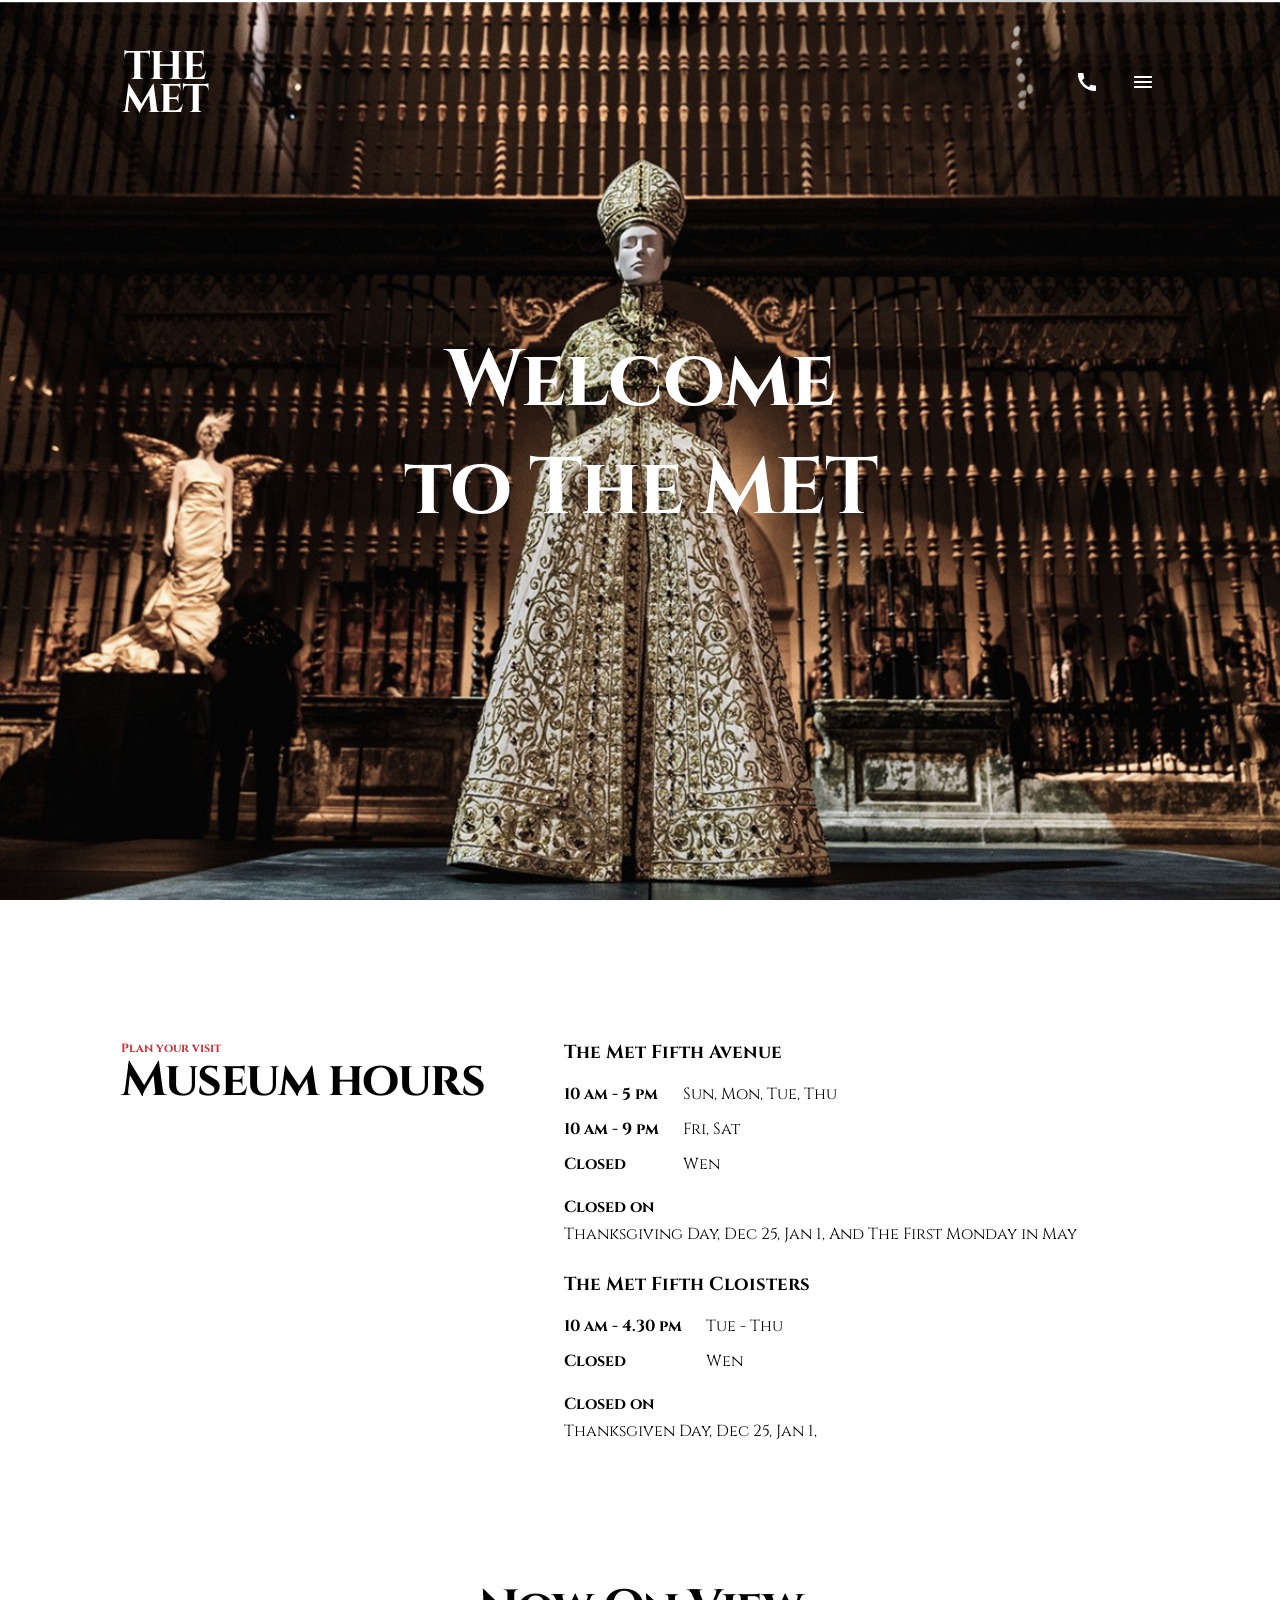
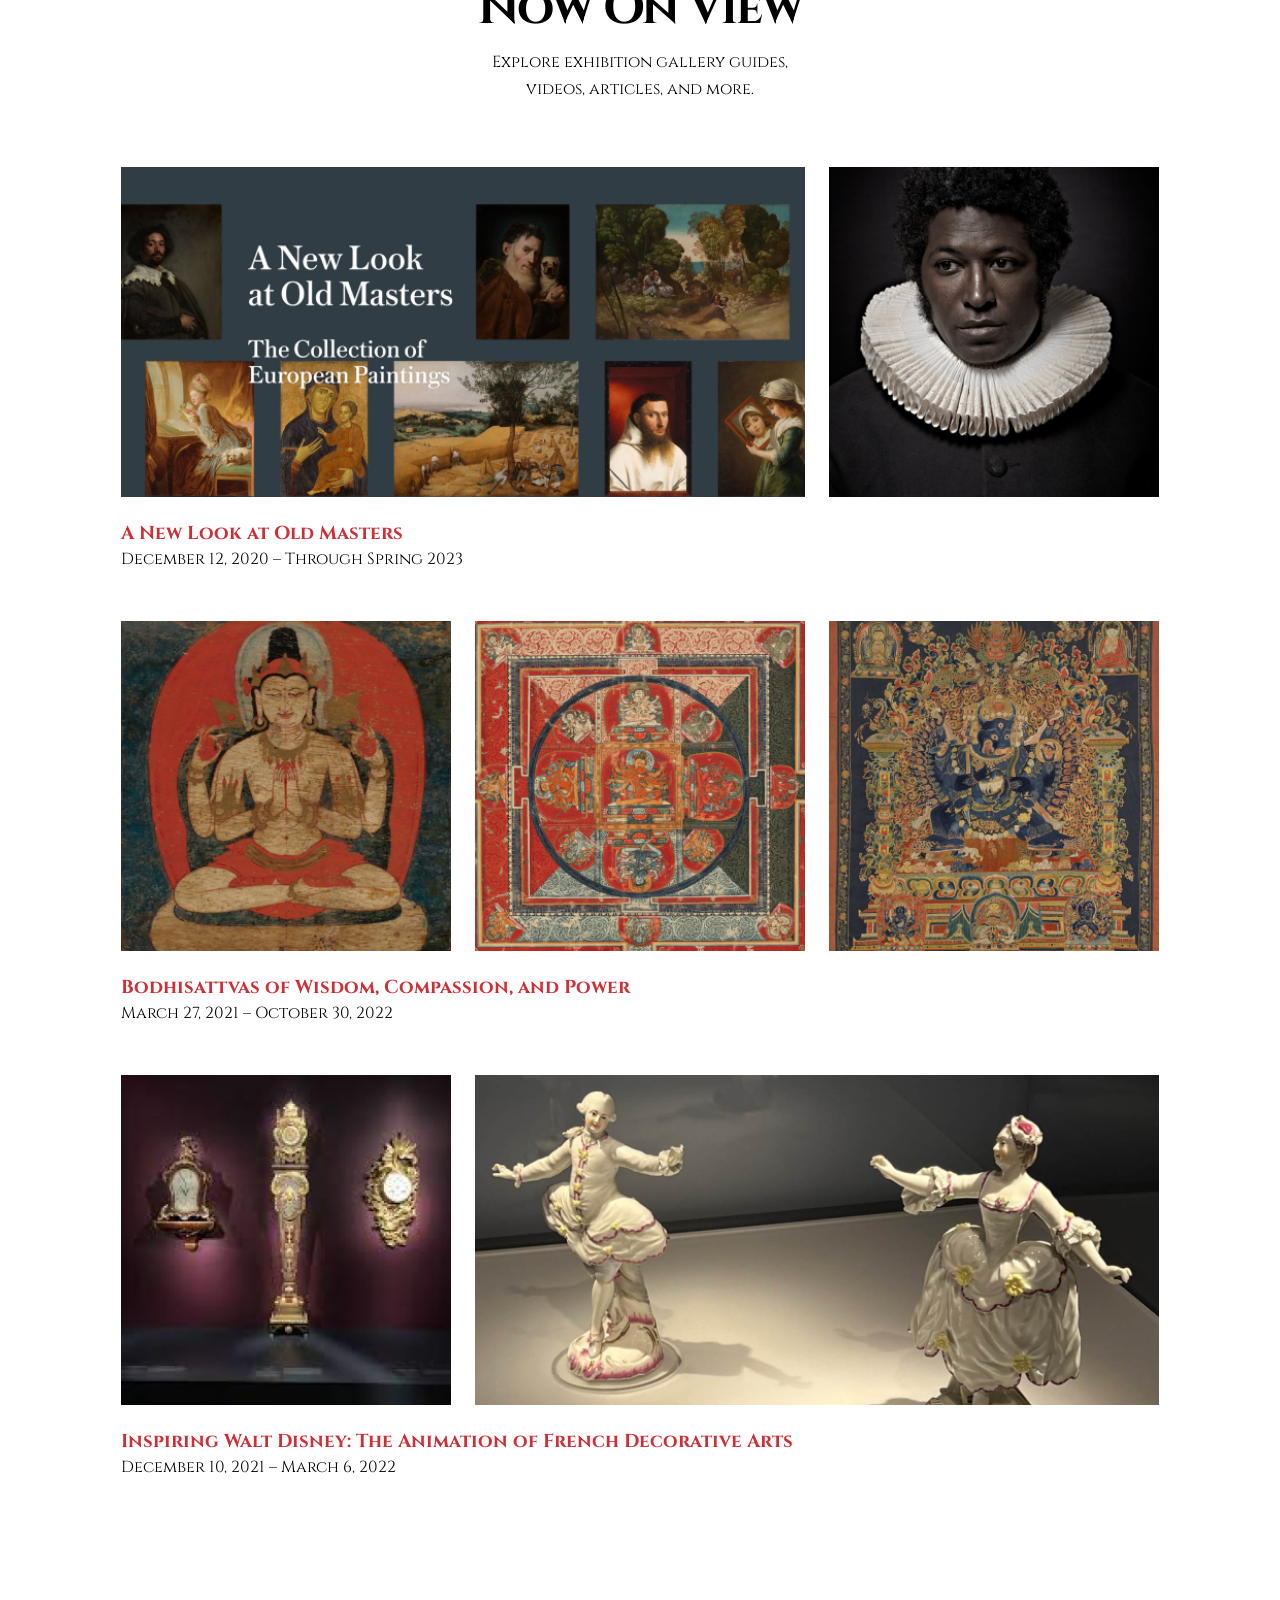
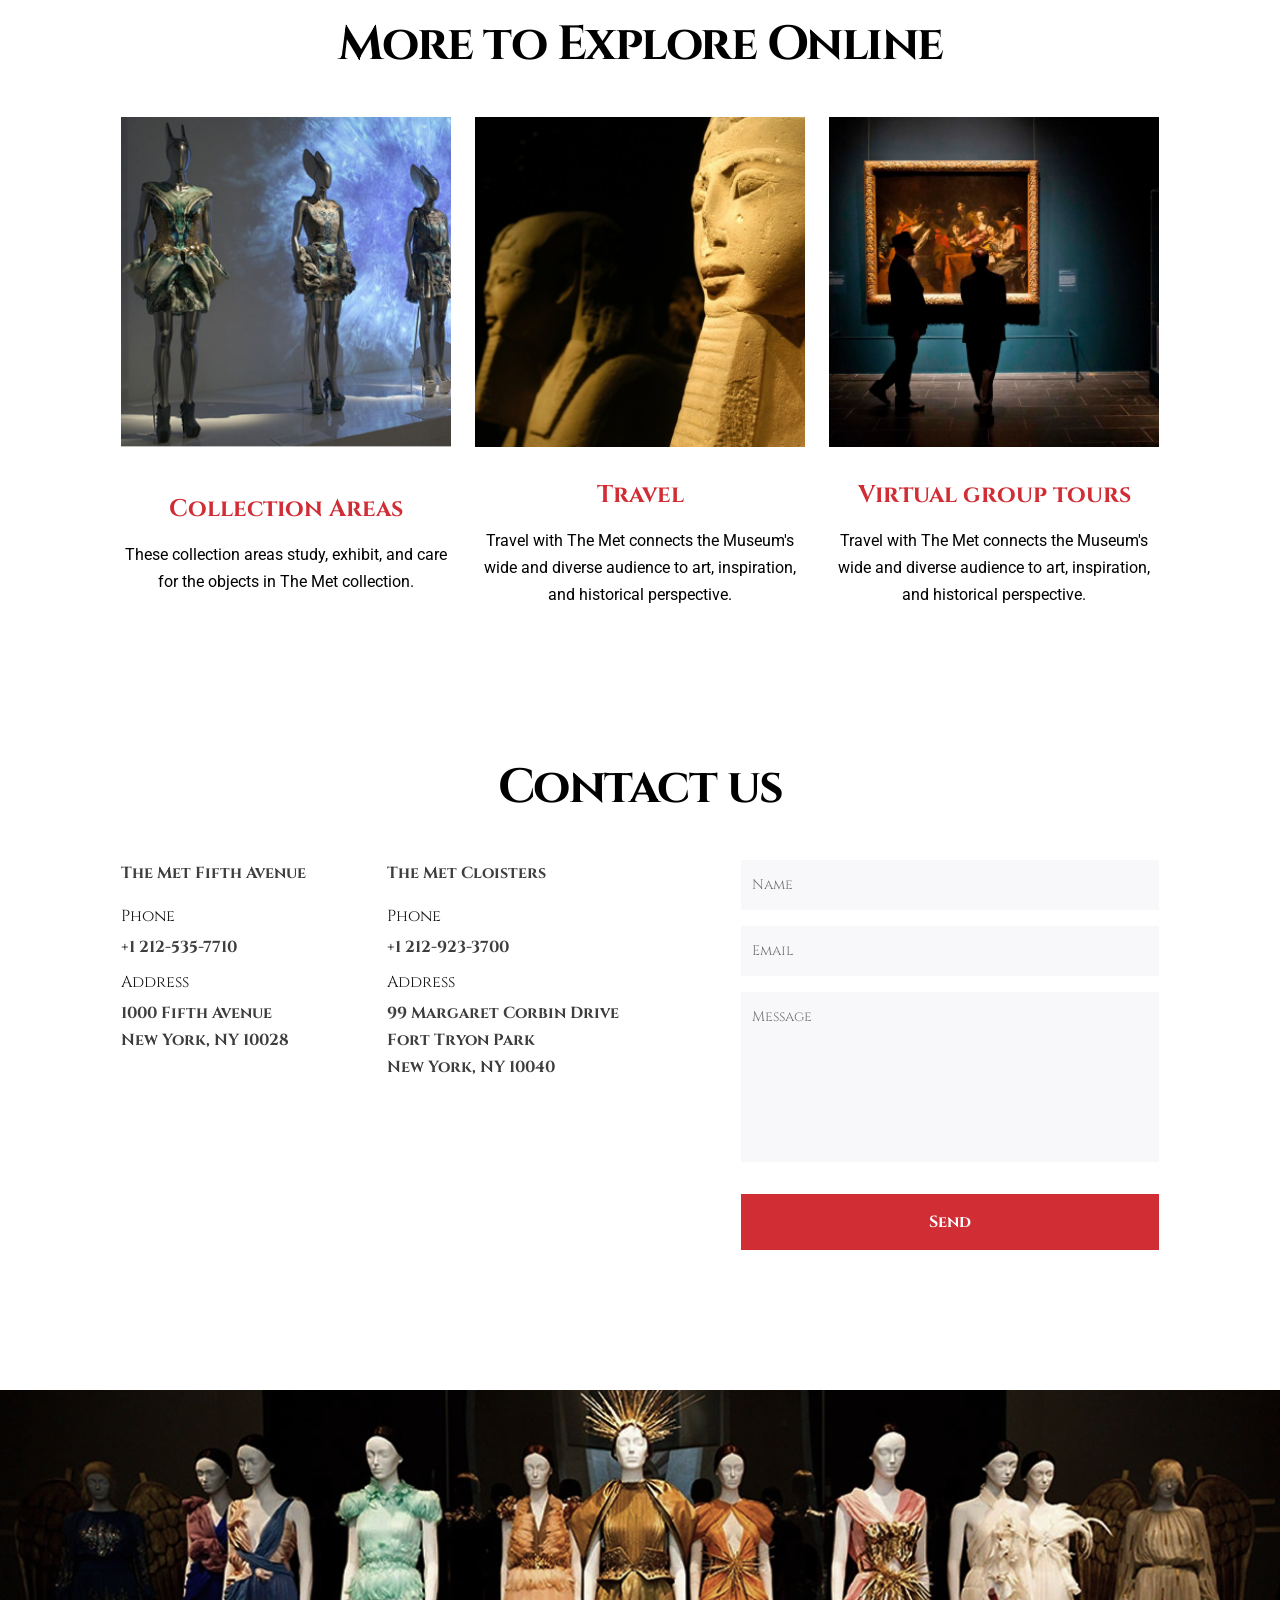
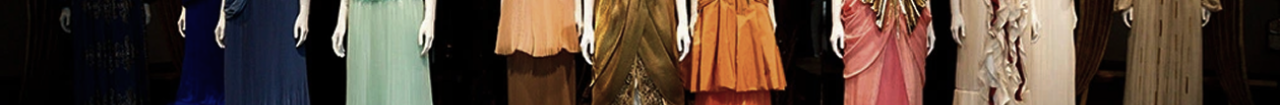
<file: index.html>
<!doctype html><html lang="en" class="page"><head><meta charset="utf-8"><meta name="viewport" content="width=device-width, initial-scale=1.0 viewport-fit=cover"><title>The Met</title><link rel="icon" type="images/x-icon" href="THE%20MET.bd19d246.png"><link rel="stylesheet" href="index.8d27c4e8.css"><link rel="preconnect" href="https://fonts.googleapis.com"><link rel="preconnect" href="https://fonts.gstatic.com" crossorigin><link href="https://fonts.googleapis.com/css2?family=Cinzel:wght@400..900&display=swap" rel="stylesheet"><link rel="preconnect" href="https://fonts.googleapis.com"><link rel="preconnect" href="https://fonts.gstatic.com" crossorigin><link href="https://fonts.googleapis.com/css2?family=Roboto:ital,wght@0,100..900;1,100..900&display=swap" rel="stylesheet"><script src="index.cabb280d.js" defer></script></head><body class="page__body">  <header class="header" id="#home"> <div class="header__container"> <div class="top-bar"> <a class="top-bar__logo--link" href="#"> <img class="top-bar__logo--phone" src="THE%20MET.bd19d246.png" alt="logo"> <img class="top-bar__logo--desktop" src="the_metDesktop.3b047a9f.png" alt="logo"> </a> <div class="top-bar__icons"> <div class="icon-wrapper-hover"> <a href="#" class="icon icon--phone"></a> <div class="store-contact top-bar__store-contact" id="contact-top"> <div class="store"> <div class="store__name">THE MET FIFTH AVENUE</div> <a class="store__number" href="tel:+12125357710"> +1 212-535-7710 </a> </div> <div class="store"> <div class="store__name">THE MET CLOISTERS</div> <a class="store__number" href="tel:+12129233700"> +1 212-923-3700 </a> </div> </div> </div> <a href="#menu" class="icon icon--burger"></a> </div> </div> <h1 class="header__title"> Welcome <br> to The MET </h1> </div> </header>   <aside class="menu page__menu" id="menu"> <div class="menu__container"> <div class="top-bar"> <a href="#"> <img class="top-bar__logo--phone" src="THE%20MET.bd19d246.png" alt="logo"> <img class="top-bar__logo--desktop" src="the_metDesktop.3b047a9f.png" alt="logo"> </a> <a href="#" class="icon icon--close"></a> </div> <div class="menu__top"> <nav class="menu__nav nav"> <ul class="nav__list"> <li class="nav__item"> <a class="nav__link" href="#home"> HOME </a> </li> <li class="nav__item"> <a class="nav__link" href="#about"> ABOUT US </a> </li> <li class="nav__item"> <a class="nav__link" href="#now-on-view"> NOW ON VIEW </a> </li> <li class="nav__item"> <a class="nav__link" href="#explore"> EXPLORE ONLINE </a> </li> <li class="nav__item"> <a class="nav__link" href="#contact"> CONTACT </a> </li> </ul> </nav> <div class="menu__store-contact store-contact"> <div class="store"> <div class="store__name">THE MET FIFTH AVENUE</div> <a class="store__number" href="tel:+12125357710"> +1 212-535-7710 </a> </div> <div class="store"> <div class="store__name">THE MET CLOISTERS</div> <a class="store__number" href="tel:+12129233700"> +1 212-923-3700 </a> </div> </div> <div class="call-to-order">CALL TO ORDER</div> </div> </div> </aside>   <main class="main page__main"> <div class="container"> <section class="about" id="about"> <div class="about__header"> <p class="about__plan">Plan your visit</p> <h2 class="section-title section-title--align--left">Museum hours</h2> </div> <div class="about__contant"> <article class="about__article"> <h3 class="about__article-header">The Met Fifth Avenue</h3> <div class="about__hours about__position"> <div class="hours"> <ul class="hours__list"> <li class="hours__item">10 am - 5 pm</li> <li class="hours__item">10 am - 9 pm</li> <li class="hours__item">Closed</li> </ul> </div> <div class="days"> <ul class="days__list"> <li class="days__item">Sun, Mon, Tue, Thu</li> <li class="days__item">Fri, Sat</li> <li class="days__item">Wen</li> </ul> </div> </div> <p class="closed-day"> <span class="closed-day__bold">Closed on</span> <br> Thanksgiving Day, Dec 25, Jan 1, And The First Monday in May </p> </article> <article class="about__article"> <h3 class="about__article-header">The Met Fifth Cloisters</h3> <div class="about__hours about__position"> <div class="hours"> <ul class="hours__list"> <li class="hours__item">10 am - 4.30 pm</li> <li class="hours__item">Closed</li> </ul> </div> <div class="days"> <ul class="hours__list"> <li class="days__item">Tue - Thu</li> <li class="days__item">Wen</li> </ul> </div> </div> <p class="closed-day"> <span class="closed-day__bold">Closed on</span> <br> Thanksgiven Day, Dec 25, Jan 1, </p> </article> </div> </section> <section class="now-on-view" id="now-on-view"> <div class="now-on-view__header"> <h2 class="section-title">Now On View</h2> <p class="now-on-view__title-text"> Explore exhibition gallery guides, videos, articles, and more. </p> </div> <div class="now-on-view__carts"> <article class="now-on-view__cart"> <div class="now-on-view__photos"> <a class="now-on-view__link now-on-view__link--wide" href="#"> <img src="Layer%2046@1,5x.5cc3ecb9.png" alt="photo" class="now-on-view__photo now-on-view__photo--position-left"> </a> <a class="now-on-view__link now-on-view__link--square" href="#"> <img src="Layer%2047@1,5x.84ad97c7.png" alt="photo" class="now-on-view__photo"> </a> </div> <div class="now-on-view__text-block"> <h3 class="now-on-view__card-header"> A New Look at Old Masters </h3> <p class="now-on-view__card-text"> December 12, 2020 – Through Spring 2023 </p> </div> </article> <article class="now-on-view__cart"> <div class="now-on-view__photos now-on-view__photos--mobile-grid"> <a class="now-on-view__link now-on-view__link--expand-grid-3 now-on-view__link--square" href="#"> <img src="Layer%2048@1,5x.afb9e7f9.png" alt="image new picture" class="now-on-view__photo"> </a> <a class="now-on-view__link now-on-view__link--expand-grid-3 now-on-view__link--square" href="#"> <img src="Layer%2048@1,5x-1.e237c81e.png" alt="image new picture" class="now-on-view__photo"> </a> <a class="now-on-view__link now-on-view__link--disable now-on-view__link--square" href="#"> <img src="Layer%2050@1,5x.54c390de.png" alt="image new picture" class="now-on-view__photo"> </a> </div> <div class="now-on-view__text-block"> <h3 class="now-on-view__card-header"> Bodhisattvas of Wisdom, Compassion, and Power </h3> <p class="now-on-view__card-text"> March 27, 2021 – October 30, 2022 </p> </div> </article> <article class="now-on-view__cart"> <div class="now-on-view__photos"> <a class="now-on-view__link now-on-view__link--square" href="#"> <img src="Layer%2051@1,5x.33121645.png" alt="image new picture" class="now-on-view__photo"> </a> <a class="now-on-view__link now-on-view__link--wide" href="#"> <img src="Layer%2049@1,5x.8586ef60.png" alt="image new picture" class="now-on-view__photo now-on-view__photo--position-right"> </a> </div> <div class="now-on-view__text-block"> <h3 class="now-on-view__card-header"> Inspiring Walt Disney: The Animation of French Decorative Arts </h3> <p class="now-on-view__card-text"> December 10, 2021 – March 6, 2022 </p> </div> </article> </div> </section> <section class="explore" id="explore"> <div class="explore__header"> <h2 class="section-title">More to Explore Online</h2> </div> <article class="explore__card"> <a href="#" class="explore__card-link"> <img src="Layer%2051@1,5x1-3.1e738567.png" alt="explore section photo" class="explore__card-photo"> </a> <div class="explore__card-text"> <h3 class="explore__card-header">Collection Areas</h3> <p class="explore__card-description"> These collection areas study, exhibit, and care for the objects in The Met collection. </p> </div> </article> <article class="explore__card"> <a href="#" class="explore__card-link"> <img src="Layer%2051@1,5x2-2.b5e1e422.png" alt="explore section photo" class="explore__card-photo"> </a> <div class="explore__card-text"> <h3 class="explore__card-header">Travel</h3> <p class="explore__card-description"> Travel with The Met connects the Museum's wide and diverse audience to art, inspiration, and historical perspective. </p> </div> </article> <article class="explore__card"> <a href="#" class="explore__card-link"> <img src="Layer%2051@1,5x3-1.7351710d.png" alt="explore section photo" class="explore__card-photo"> </a> <div class="explore__card-text"> <h3 class="explore__card-header">Virtual group tours</h3> <p class="explore__card-description"> Travel with The Met connects the Museum's wide and diverse audience to art, inspiration, and historical perspective. </p> </div> </article> </section> <section class="contact" id="contact"> <div class="contact__header"> <h2 class="contact__header section-title">Contact us</h2> </div> <div class="contact__article contact__article--first"> <h3 class="contact__article-header">The Met Fifth Avenue</h3> <div class="contact__phone"> <p class="contact__phone-header">Phone</p> <a href="tel:+1 212-535-7710" class="contact__phone-number" target="_blank"> +1 212-535-7710 </a> </div> <div class="contact__address"> <p class="contact__address-header">Address</p> <a href="https://maps.app.goo.gl/s9DapLjjj8YMXNaG9" class="contact__address-link" target="_blank"> 1000 Fifth Avenue <br> New York, NY 10028 </a> </div> </div> <div class="contact__article contact__article--second"> <h3 class="contact__article-header">The Met Cloisters</h3> <div class="contact__phone"> <p class="contact__phone-header">Phone</p> <a href="tel:+1 212-923-3700" class="contact__phone-number"> +1 212-923-3700 </a> </div> <div class="contact__address"> <p class="contact__address-header">Address</p> <a href="https://maps.app.goo.gl/QzDAJtFtfGwGXQgQ8" class="contact__address-link" target="_blank"> 99 Margaret Corbin Drive <br> Fort Tryon Park <br> New York, NY 10040 </a> </div> </div> <form method="post" class="form" onsubmit="this.reset(); return false;"> <div class="form__container"> <input type="text" class="form__field form__field--input" placeholder="Name" required> <input type="email" class="form__field form__field--input" placeholder="Email" required> <textarea class="form__field form__field--textarea" placeholder="Message" rows="7" required></textarea> </div> <button type="submit" class="form__button"> Send </button> </form> </section> </div> </main>  <footer class="footer"></footer> </body></html>
</file>
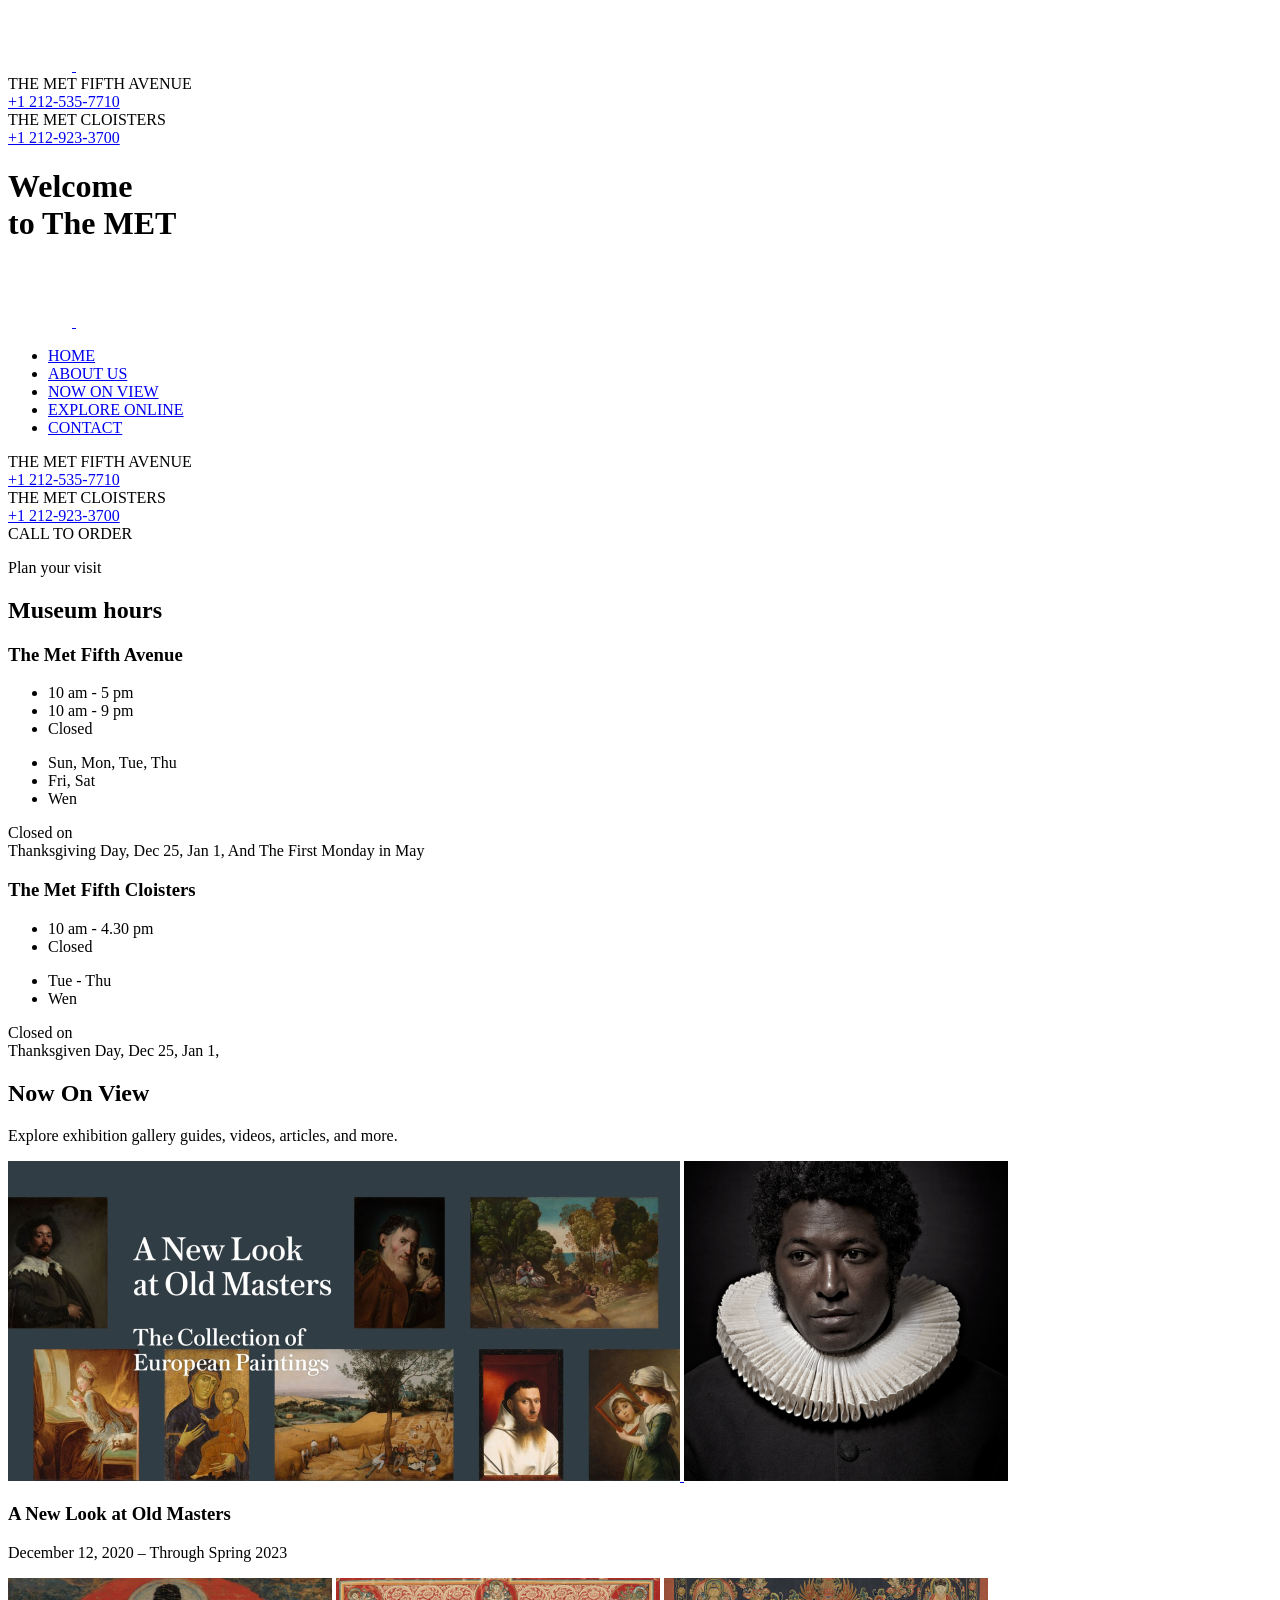
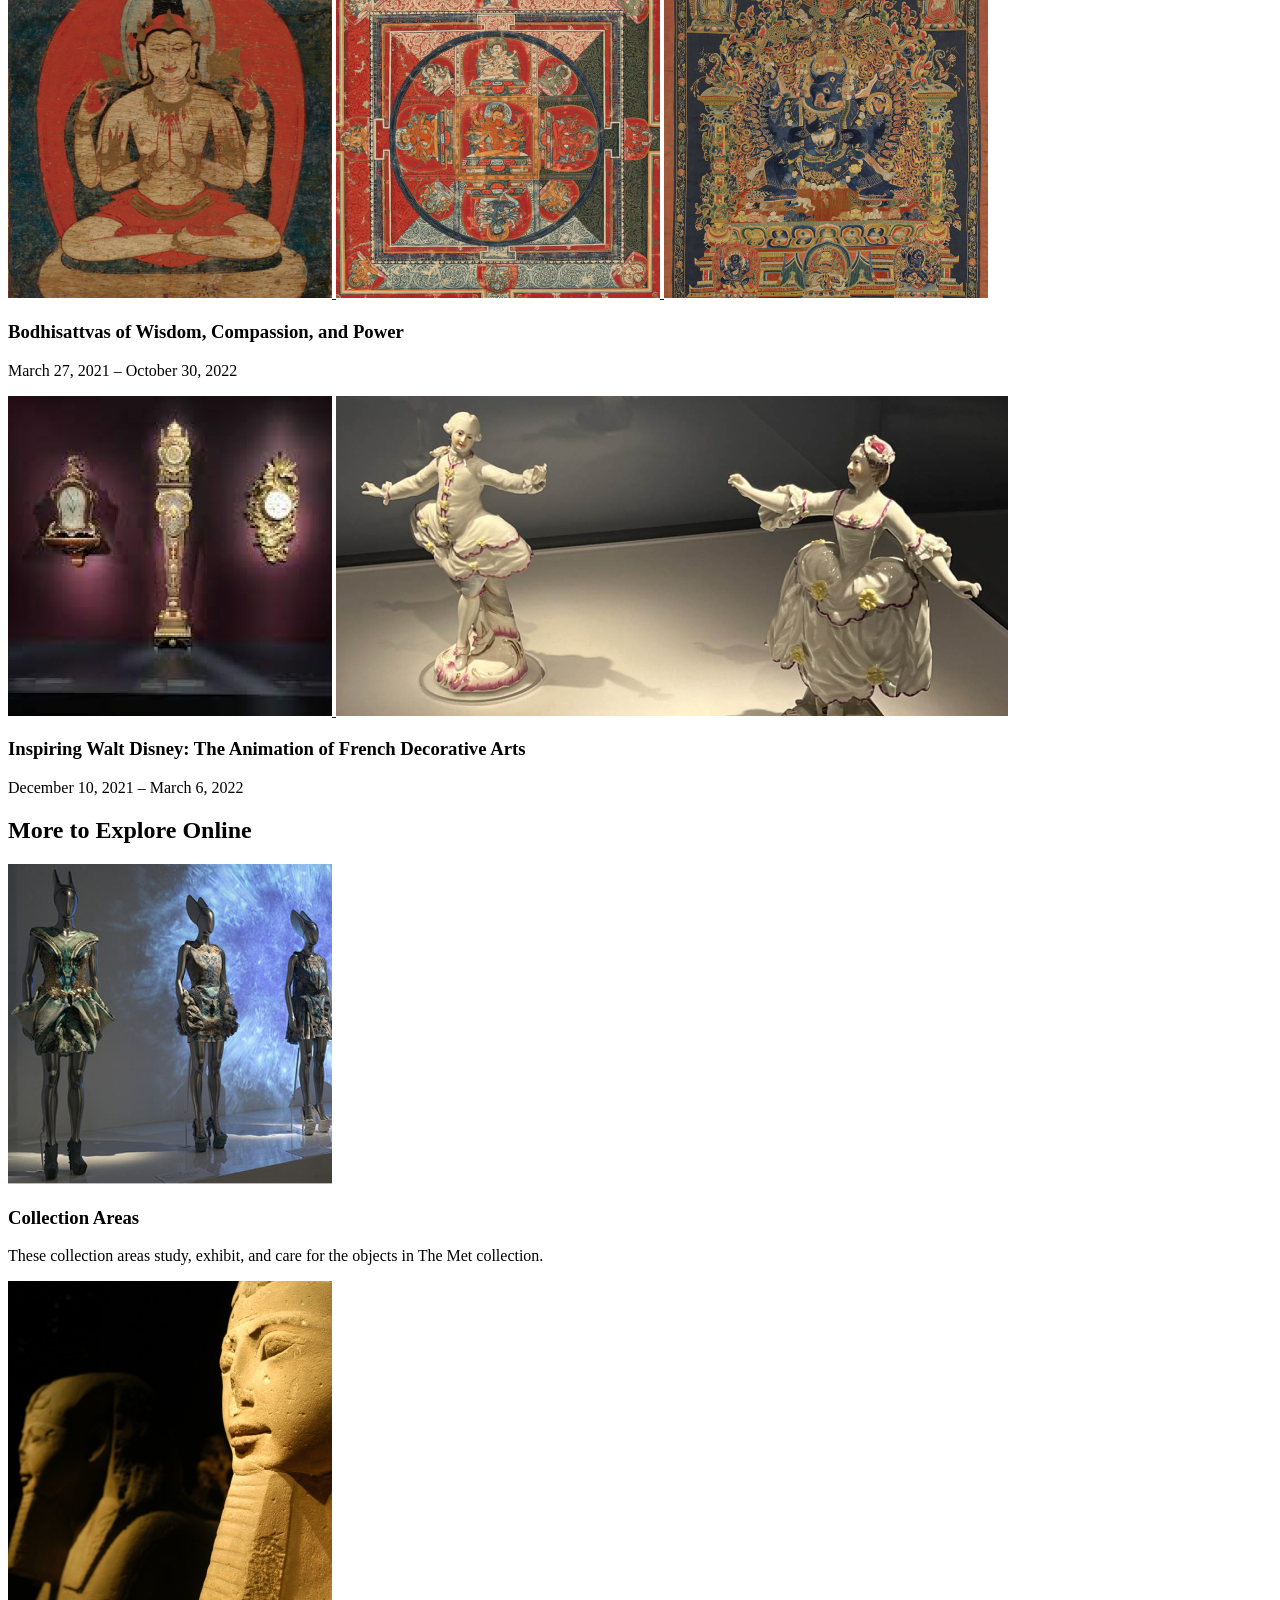
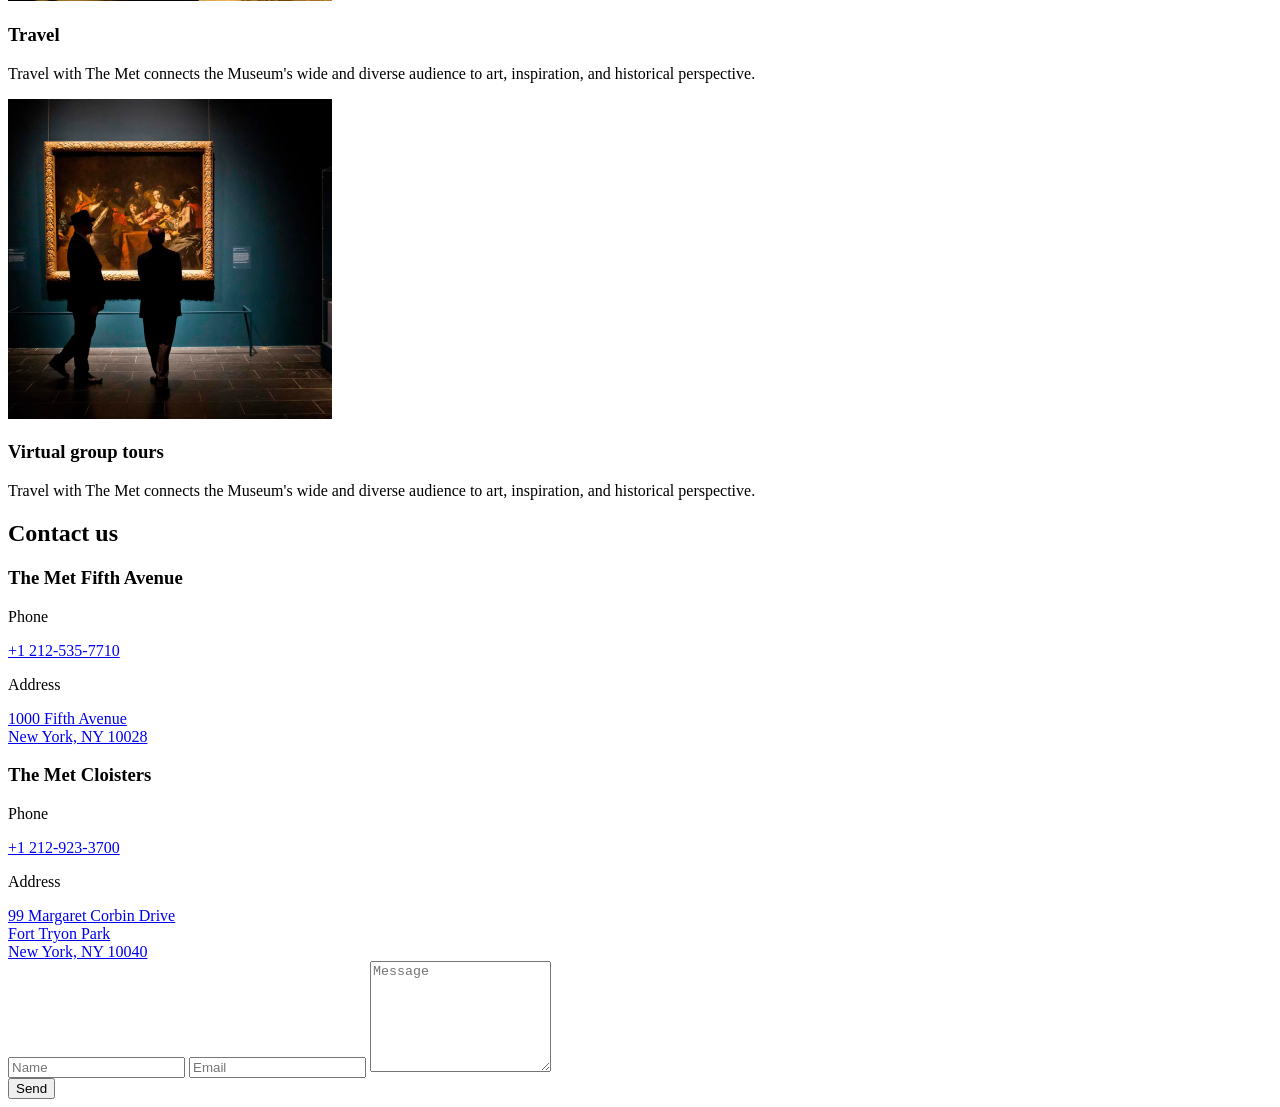
<file: src/index.html>
<!-- #region head-->
<!doctype html>
<html
  lang="en"
  class="page"
>
  <head>
    <meta charset="UTF-8" />
    <meta
      name="viewport"
      content="width=device-width, initial-scale=1.0 viewport-fit=cover"
    />
    <title>The Met</title>
    <link
      rel="icon"
      type="images/x-icon"
      href="./images/icon/THE MET.png"
    />
    <link
      rel="stylesheet"
      href="./styles/main.scss"
    />
    <link
      rel="preconnect"
      href="https://fonts.googleapis.com"
    />
    <link
      rel="preconnect"
      href="https://fonts.gstatic.com"
      crossorigin="anonymous"
    />
    <link
      href="https://fonts.googleapis.com/css2?family=Cinzel:wght@400..900&display=swap"
      rel="stylesheet"
    />
    <link
      rel="preconnect"
      href="https://fonts.googleapis.com"
    />
    <link
      rel="preconnect"
      href="https://fonts.gstatic.com"
      crossorigin="anonymous"
    />
    <link
      href="https://fonts.googleapis.com/css2?family=Roboto:ital,wght@0,100..900;1,100..900&display=swap"
      rel="stylesheet"
    />
    <script
      src="scripts/main.js"
      defer
    ></script>
  </head>
  <!-- #endregion-->
  <body class="page__body">
    <!-- #region header-->
    <header
      class="header"
      id="#home"
    >
      <div class="header__container">
        <div class="top-bar">
          <a
            class="top-bar__logo--link"
            href="#"
          >
            <img
              class="top-bar__logo--phone"
              src="./images/icon/THE MET.png"
              alt="logo"
            />
            <img
              class="top-bar__logo--desktop"
              src="./images/icon/the_metDesktop.png"
              alt="logo"
            />
          </a>
          <div class="top-bar__icons">
            <div class="icon-wrapper-hover">
              <a
                href="#"
                class="icon icon--phone"
              ></a>
              <div
              class="store-contact top-bar__store-contact"
              id="contact-top"
              >
                <div class="store">
                  <div class="store__name">THE MET FIFTH AVENUE</div>
                  <a
                    class="store__number"
                    href="tel:+12125357710"
                  >
                    +1 212-535-7710
                  </a>
                </div>
                <div class="store">
                  <div class="store__name">THE MET CLOISTERS</div>
                  <a
                    class="store__number"
                    href="tel:+12129233700"
                  >
                    +1 212-923-3700
                  </a>
                </div>
              </div>
            </div>
            <a
                href="#menu"
                class="icon icon--burger"
              ></a>
          </div>
        </div>
        <h1 class="header__title">
          Welcome
          <br />
          to The MET
        </h1>
      </div>
    </header>
    <!-- #endregion -->
    <!-- #region menu-->
    <aside
      class="menu page__menu"
      id="menu"
    >
      <div class="menu__container">
        <div class="top-bar">
          <a href="#">
            <img
              class="top-bar__logo--phone"
              src="./images/icon/THE MET.png"
              alt="logo"
            />
            <img
              class="top-bar__logo--desktop"
              src="./images/icon/the_metDesktop.png"
              alt="logo"
            />
          </a>
          <a
            href="#"
            class="icon icon--close"
          ></a>
        </div>
        <div class="menu__top">
          <nav class="nav menu__nav">
            <ul class="nav__list">
              <li class="nav__item">
                <a
                  class="nav__link"
                  href="#home"
                >
                  HOME
                </a>
              </li>
              <li class="nav__item">
                <a
                  class="nav__link"
                  href="#about"
                >
                  ABOUT US
                </a>
              </li>
              <li class="nav__item">
                <a
                  class="nav__link"
                  href="#now-on-view"
                >
                  NOW ON VIEW
                </a>
              </li>
              <li class="nav__item">
                <a
                  class="nav__link"
                  href="#explore"
                >
                  EXPLORE ONLINE
                </a>
              </li>
              <li class="nav__item">
                <a
                  class="nav__link"
                  href="#contact"
                >
                  CONTACT
                </a>
              </li>
            </ul>
          </nav>
          <div class="store-contact menu__store-contact">
            <div class="store">
              <div class="store__name">THE MET FIFTH AVENUE</div>
              <a
                class="store__number"
                href="tel:+12125357710"
              >
                +1 212-535-7710
              </a>
            </div>
            <div class="store">
              <div class="store__name">THE MET CLOISTERS</div>
              <a
                class="store__number"
                href="tel:+12129233700"
              >
                +1 212-923-3700
              </a>
            </div>
          </div>
          <div class="call-to-order">CALL TO ORDER</div>
        </div>
      </div>
    </aside>
    <!-- #endregion -->
    <!-- #region main-->
    <main class="page__main main">
      <div class="container">
        <section
          class="about"
          id="about"
        >
          <div class="about__header">
            <p class="about__plan">Plan your visit</p>
            <h2 class="section-title section-title--align--left">Museum hours</h2>
          </div>
          <div class="about__contant">
            <article class="about__article">
              <h3 class="about__article-header">The Met Fifth Avenue</h3>
              <div class="about__position about__hours">
                <div class="hours">
                  <ul class="hours__list">
                    <li class="hours__item">10 am - 5 pm</li>
                    <li class="hours__item">10 am - 9 pm</li>
                    <li class="hours__item">Closed</li>
                  </ul>
                </div>
                <div class="days">
                  <ul class="days__list">
                    <li class="days__item">Sun, Mon, Tue, Thu</li>
                    <li class="days__item">Fri, Sat</li>
                    <li class="days__item">Wen</li>
                  </ul>
                </div>
              </div>
              <p class="closed-day">
                <span class="closed-day__bold">Closed on</span>
                <br />
                Thanksgiving Day, Dec 25, Jan 1, And The First Monday in May
              </p>
            </article>
            <article class="about__article">
              <h3 class="about__article-header">The Met Fifth Cloisters</h3>
              <div class="about__position about__hours">
                <div class="hours">
                  <ul class="hours__list">
                    <li class="hours__item">10 am - 4.30 pm</li>
                    <li class="hours__item">Closed</li>
                  </ul>
                </div>
                <div class="days">
                  <ul class="hours__list">
                    <li class="days__item">Tue - Thu</li>
                    <li class="days__item">Wen</li>
                  </ul>
                </div>
              </div>
              <p class="closed-day">
                <span class="closed-day__bold">Closed on</span>
                <br />
                Thanksgiven Day, Dec 25, Jan 1,
              </p>
            </article>
          </div>
        </section>
        <section
          class="now-on-view"
          id="now-on-view"
        >
          <div class="now-on-view__header">
            <h2 class="section-title">Now On View</h2>
            <p class="now-on-view__title-text">
              Explore exhibition gallery guides, videos, articles, and more.
            </p>
          </div>
          <div class="now-on-view__carts">
            <article class="now-on-view__cart">
              <div class="now-on-view__photos">
                <a
                  class="now-on-view__link now-on-view__link--wide"
                  href="#"
                >
                  <img
                    src="./images/now-on-view/desktop/Layer 46@1,5x.png"
                    alt="photo"
                    class="now-on-view__photo now-on-view__photo--position-left"
                  />
                </a>
                <a
                  class="now-on-view__link now-on-view__link--square"
                  href="#"
                >
                  <img
                    src="./images/now-on-view/desktop/Layer 47@1,5x.png"
                    alt="photo"
                    class="now-on-view__photo"
                  />
                </a>
              </div>
              <div class="now-on-view__text-block">
                <h3 class="now-on-view__card-header">
                  A New Look at Old Masters
                </h3>
                <p class="now-on-view__card-text">
                  December 12, 2020 – Through Spring 2023
                </p>
              </div>
            </article>
            <article class="now-on-view__cart">
              <div class="now-on-view__photos now-on-view__photos--mobile-grid">
                <a
                  class="now-on-view__link now-on-view__link--square now-on-view__link--expand-grid-3"
                  href="#"
                >
                  <img
                    src="./images/now-on-view/desktop/Layer 48@1,5x.png"
                    alt="image new picture"
                    class="now-on-view__photo"
                  />
                </a>
                <a
                  class="now-on-view__link now-on-view__link--square now-on-view__link--expand-grid-3"
                  href="#"
                >
                  <img
                    src="./images/now-on-view/desktop/Layer 48@1,5x-1.png"
                    alt="image new picture"
                    class="now-on-view__photo"
                  />
                </a>
                <a
                  class="now-on-view__link now-on-view__link--square now-on-view__link--disable"
                  href="#"
                >
                  <img
                    src="./images/now-on-view/desktop/Layer 50@1,5x.png"
                    alt="image new picture"
                    class="now-on-view__photo"
                  />
                </a>
              </div>
              <div class="now-on-view__text-block">
                <h3 class="now-on-view__card-header">
                  Bodhisattvas of Wisdom, Compassion, and Power
                </h3>
                <p class="now-on-view__card-text">
                  March 27, 2021 – October 30, 2022
                </p>
              </div>
            </article>
            <article class="now-on-view__cart">
              <div class="now-on-view__photos">
                <a
                  class="now-on-view__link now-on-view__link--square"
                  href="#"
                >
                  <img
                    src="./images/now-on-view/desktop/Layer 51@1,5x.png"
                    alt="image new picture"
                    class="now-on-view__photo"
                  />
                </a>
                <a
                  class="now-on-view__link now-on-view__link--wide"
                  href="#"
                >
                  <img
                    src="./images/now-on-view/desktop/Layer 49@1,5x.png"
                    alt="image new picture"
                    class="now-on-view__photo now-on-view__photo--position-right"
                  />
                </a>
              </div>
              <div class="now-on-view__text-block">
                <h3 class="now-on-view__card-header">
                  Inspiring Walt Disney: The Animation of French Decorative Arts
                </h3>
                <p class="now-on-view__card-text">
                  December 10, 2021 – March 6, 2022
                </p>
              </div>
            </article>
          </div>
        </section>
        <section
          class="explore"
          id="explore"
        >
          <div class="explore__header">
            <h2 class="section-title">More to Explore Online</h2>
          </div>
          <article class="explore__card">
            <a
              href="#"
              class="explore__card-link"
            >
              <img
                src="./images/more-to-explore/desktop/Layer 51@1,5x1-3.png"
                alt="explore section photo"
                class="explore__card-photo"
              />
            </a>
            <div class="explore__card-text">
              <h3 class="explore__card-header">Collection Areas</h3>
              <p class="explore__card-description">
                These collection areas study, exhibit, and care for the objects in
                The Met collection.
              </p>
            </div>
          </article>
          <article class="explore__card">
            <a
              href="#"
              class="explore__card-link"
            >
              <img
                src="./images/more-to-explore/desktop/Layer 51@1,5x2-2.png"
                alt="explore section photo"
                class="explore__card-photo"
              />
            </a>
            <div class="explore__card-text">
              <h3 class="explore__card-header">Travel</h3>
              <p class="explore__card-description">
                Travel with The Met connects the Museum's wide and diverse
                audience to art, inspiration, and historical perspective.
              </p>
            </div>
          </article>
          <article class="explore__card">
            <a
              href="#"
              class="explore__card-link"
            >
              <img
                src="./images/more-to-explore/desktop/Layer 51@1,5x3-1.png"
                alt="explore section photo"
                class="explore__card-photo"
              />
            </a>
            <div class="explore__card-text">
              <h3 class="explore__card-header">Virtual group tours</h3>
              <p class="explore__card-description">
                Travel with The Met connects the Museum's wide and diverse
                audience to art, inspiration, and historical perspective.
              </p>
            </div>
          </article>
        </section>
        <section
          class="contact"
          id="contact"
        >
          <div class="contact__header">
            <h2 class="section-title contact__header">Contact us</h2>
          </div>
          <div class="contact__article contact__article--first">
            <h3 class="contact__article-header">The Met Fifth Avenue</h3>
            <div class="contact__phone">
              <p class="contact__phone-header">Phone</p>
              <a
                href="tel:+1 212-535-7710"
                class="contact__phone-number"
                target="_blank"
              >
                +1 212-535-7710
              </a>
            </div>
            <div class="contact__address">
              <p class="contact__address-header">Address</p>
              <a
                href="https://maps.app.goo.gl/s9DapLjjj8YMXNaG9"
                class="contact__address-link"
                target="_blank"
              >
                1000 Fifth Avenue
                <br />
                New York, NY 10028
              </a>
            </div>
          </div>
          <div class="contact__article contact__article--second">
            <h3 class="contact__article-header">The Met Cloisters</h3>
            <div class="contact__phone">
              <p class="contact__phone-header">Phone</p>
              <a
                href="tel:+1 212-923-3700"
                class="contact__phone-number"
              >
                +1 212-923-3700
              </a>
            </div>
            <div class="contact__address">
              <p class="contact__address-header">Address</p>
              <a
                href="https://maps.app.goo.gl/QzDAJtFtfGwGXQgQ8"
                class="contact__address-link"
                target="_blank"
              >
                99 Margaret Corbin Drive
                <br />
                Fort Tryon Park
                <br />
                New York, NY 10040
              </a>
            </div>
          </div>
          <form
            method="post"
            class="form"
            onsubmit="this.reset(); return false;"
          >
            <div class="form__container">
              <input
                type="text"
                class="form__field form__field--input"
                placeholder="Name"
                required
              />
              <input
                type="email"
                class="form__field form__field--input"
                placeholder="Email"
                required
              />
              <textarea
                class="form__field form__field--textarea"
                placeholder="Message"
                rows="7"
                required
              ></textarea>
            </div>
            <button
              type="submit"
              class="form__button"
            >
              Send
            </button>
          </form>
        </section>
      </div>
    </main>
    <!-- #endregion -->
    <footer class="footer"></footer>
  </body>
</html>
</file>
<file: index.8d27c4e8.css>
:root{--columns:2}.container{row-gap:100px;max-width:1260px;margin-left:auto;margin-right:auto;padding-left:20px;padding-right:20px;display:grid}@media (min-width:576px){.container{padding-left:72px;padding-right:72px}}@media (min-width:1024px){.container{padding-left:121px;padding-right:121px}}@media (min-width:576px){.container{row-gap:140px}}.page{scroll-behavior:smooth;font-family:Cinzel,sans-serif;font-size:16px;font-weight:700}.page:has(.page__menu:target){overflow:hidden}.page__body{min-width:320px;margin:0;padding:0}.page__menu{opacity:0;pointer-events:none;transition:all .3s;position:fixed;top:0;left:0;right:0;transform:translate(200%)}.page__menu:target{opacity:1;pointer-events:all;transform:translate(0)}.page__main{margin-top:140px;margin-bottom:140px}.header{background-image:url(computer.c78c3315.png);background-position:50%;background-size:cover}@media (min-width:1024px){.header{row-gap:30px}}.header__container{padding-left:20px;padding-right:20px}@media (min-width:576px){.header__container{padding-left:72px;padding-right:72px}}@media (min-width:1024px){.header__container{padding-left:121px;padding-right:121px}}.header__container{-ms-flex-direction:column;flex-direction:column;row-gap:110px;max-width:1260px;height:100vh;margin-left:auto;margin-right:auto;display:-ms-flexbox;display:flex}.header__title{color:#fff;letter-spacing:-1.5px;text-align:center;font-size:40px}@media (min-width:576px){.header__title{font-size:64px}}@media (min-width:1024px){.header__title{font-size:80px}}.top-bar{-ms-flex-pack:justify;justify-content:space-between;-ms-flex-align:center;align-items:center;padding-top:25px;padding-bottom:25px;display:-ms-flexbox;display:flex}@media (min-width:576px){.top-bar{padding-top:50px;padding-bottom:50px}}.top-bar__logo--link{transition:transform .3s;display:-ms-flexbox;display:flex}.top-bar__logo--link:hover{transform:scale(1.2)}@media (min-width:576px){.top-bar__logo--phone{display:none}}.top-bar__logo--desktop{display:none}@media (min-width:576px){.top-bar__logo--desktop{display:block}}.top-bar__icons{gap:24px;display:-ms-flexbox;display:flex}.top-bar__store-contact{text-align:right;opacity:0;pointer-events:none;width:max-content;padding-left:10px;padding-right:10px;transition:all .3s;position:absolute;top:-40px;right:100%;transform:translate(-10%)}.icon{background-position:50%;background-repeat:no-repeat;width:24px;height:24px;transition:transform .3s;display:block}.icon:hover{transform:scale(1.2)}@media (min-width:576px){.icon{width:32px;height:32px}}.icon--phone{background-image:url(phone.fe855dcc.png)}.icon--burger{background-image:url(burger.36e60f23.png)}.icon--burger:hover{background-image:url(burger-hover.829a97fb.png);transition:all .3s}.icon--close{background-image:url(close.4ceb3f31.png)}.icon-wrapper-hover{position:relative}@media (min-width:1024px){.icon-wrapper-hover:hover .store-contact{opacity:1;pointer-events:all;transform:translate(1%)}}.menu{box-sizing:border-box;background:#d12d35;height:100vh;overflow:auto}.menu__nav{margin-bottom:32px}.menu__container{max-width:1260px;margin:auto;padding-left:20px;padding-right:20px}@media (min-width:576px){.menu__container{padding-left:72px;padding-right:72px}}@media (min-width:1024px){.menu__container{padding-left:121px;padding-right:121px}}.nav__list{-ms-flex-direction:column;flex-direction:column;row-gap:32px;margin:0;padding:0;list-style:none;display:-ms-flexbox;display:flex}.nav__link{color:#fff;letter-spacing:2px;text-transform:uppercase;cursor:pointer;font-size:22px;font-weight:700;text-decoration:none;position:relative}.nav__link:after{content:"";transform-origin:0;background-color:#fff;width:100%;height:2px;transition:transform .3s;display:block;position:absolute;bottom:-8px;transform:scale(0)}.nav__link:hover:after{transform:scale(1)}.menu__store-contact{margin-bottom:16px}.store-contact{-ms-flex-direction:column;flex-direction:column;row-gap:8px;display:-ms-flexbox;display:flex}.store{color:#fff;line-height:27px}.store__number{color:inherit;cursor:pointer;text-decoration:none}.call-to-order{letter-spacing:2px;color:#fff;border-bottom:1px solid #fff;width:-moz-fit-content;width:fit-content;font-size:12px}.section-title{letter-spacing:-1.5px;text-align:center;margin:0;padding:0;font-family:Cinzel,sans-serif;font-size:32px;font-weight:700;line-height:32px}@media (min-width:576px){.section-title{font-size:48px;line-height:48px}}.section-title--align--left{text-align:left}.about{grid-template-columns:repeat(var(--columns),1fr);gap:32px 20px;display:grid}@media (min-width:576px){.about{--columns:6;column-gap:24px}}@media (min-width:1024px){.about{--columns:12}}.about__header{grid-column:1/-1}@media (min-width:576px){.about__header{grid-column:1/4}}@media (min-width:1024px){.about__header{grid-column:1/6}}.about__plan{color:#d12d35;margin:0;padding:0;font-size:12px;line-height:140%}.about__contant{-ms-flex-direction:column;flex-direction:column;grid-column:1/-1;row-gap:24px;display:-ms-flexbox;display:flex}@media (min-width:576px){.about__contant{grid-column:4/-1}}@media (min-width:1024px){.about__contant{grid-column:6/-1}}.about__article-header{margin:0}.about__article{-ms-flex-direction:column;flex-direction:column;row-gap:16px;display:-ms-flexbox;display:flex}.about__hours{column-gap:24px;display:-ms-flexbox;display:flex}.hours__list{-ms-flex-direction:column;flex-direction:column;row-gap:8px;margin:0;padding:0;display:-ms-flexbox;display:flex}.hours__item{letter-spacing:0;font-family:Cinzel,sans-serif;font-size:16px;font-weight:700;line-height:27px;list-style:none}.days__list{-ms-flex-direction:column;flex-direction:column;row-gap:8px;margin:0;padding:0;display:-ms-flexbox;display:flex}.days__item{letter-spacing:0;font-family:Cinzel,sans-serif;font-size:16px;font-weight:400;line-height:27px;list-style:none}.closed-day{margin:0;font-weight:400;line-height:27px}.closed-day__bold{font-weight:700}.now-on-view{grid-template-columns:repeat(var(--columns),1fr);gap:32px 20px;display:grid}@media (min-width:576px){.now-on-view{--columns:6;column-gap:24px}}@media (min-width:1024px){.now-on-view{--columns:12}}.now-on-view{row-gap:48px}.now-on-view__header{grid-column:span 2}@media (min-width:576px){.now-on-view__header{grid-column:2/-2}}@media (min-width:1024px){.now-on-view__header{grid-column:5/-5}}.now-on-view__title-text{letter-spacing:0;text-align:center;font-family:Cinzel,sans-serif;font-size:16px;font-weight:400;line-height:27px}.now-on-view__carts{grid-column:span var(--columns)}@media (min-width:576px){.now-on-view__carts{grid-column:span var(--columns)}}@media (min-width:1024px){.now-on-view__carts{grid-column:span var(--columns)}}.now-on-view__carts{row-gap:48px;display:grid}.now-on-view__link{position:relative}@media (min-width:576px){.now-on-view__link--disable{display:none}}@media (min-width:1024px){.now-on-view__link--disable{display:block}}@media (min-width:576px){.now-on-view__link--wide{grid-column:span 4}}@media (min-width:1024px){.now-on-view__link--wide{grid-column:span 8}}.now-on-view__link--square{height:0;padding-bottom:100%}@media (min-width:576px){.now-on-view__link--square{grid-column:span 2}}@media (min-width:1024px){.now-on-view__link--square{grid-column:span 4}}@media (min-width:576px){.now-on-view__link--expand-grid-3{grid-column:span 3}}@media (min-width:1024px){.now-on-view__link--expand-grid-3{grid-column:span 4}}.now-on-view__photos{grid-template-columns:repeat(var(--columns),1fr);gap:32px 20px;display:grid}@media (min-width:576px){.now-on-view__photos{--columns:6;column-gap:24px}}@media (min-width:1024px){.now-on-view__photos{--columns:12}}.now-on-view__photos{margin-bottom:24px}@media (max-width:575px){.now-on-view__photos--mobile-grid{--columns:3}}.now-on-view__cart{display:grid}.now-on-view__photo{object-fit:cover;width:100%;height:100%;position:absolute}.now-on-view__photo--position-left{object-position:17%}.now-on-view__photo--position-right{object-position:100%}.now-on-view__photo{transition:transform .3s}.now-on-view__photo:hover{transform:scale(1.05)}.now-on-view__card-header{color:#d12d35;margin:0;padding:0}.now-on-view__card-text{letter-spacing:0;margin:0;padding:0;font-family:Cinzel,sans-serif;font-size:16px;font-weight:400;line-height:27px}.explore{grid-template-columns:repeat(var(--columns),1fr);gap:32px 20px;display:grid}@media (min-width:576px){.explore{--columns:6;column-gap:24px}}@media (min-width:1024px){.explore{--columns:12}}.explore{row-gap:48px}.explore__header{grid-column:span 2}@media (min-width:576px){.explore__header{grid-column:2/-2}}@media (min-width:1024px){.explore__header{grid-column:span 12}}.explore__card{grid-column:span 2;row-gap:32px;display:grid}@media (min-width:576px){.explore__card{grid-column:2/-2}}@media (min-width:1024px){.explore__card{grid-column:span 4}}.explore__card-link{height:0;padding-bottom:100%;position:relative}.explore__card-photo{object-fit:cover;width:100%;height:100%;transition:transform .3s;position:absolute}.explore__card-photo:hover{transform:scale(1.05)}.explore__card-header{color:#d12d35;text-align:center;margin:0 0 4px;font-size:24px}.explore__card-description{letter-spacing:0;text-align:center;font-family:Roboto,sans-serif;font-size:16px;font-weight:400;line-height:27px}.contact{grid-template-columns:repeat(var(--columns),1fr);gap:32px 20px;display:grid}@media (min-width:576px){.contact{--columns:6;column-gap:24px}}@media (min-width:1024px){.contact{--columns:12}}.contact{row-gap:48px}.contact__article{grid-column:span 2}@media (min-width:576px){.contact__article{grid-column:1/4}}@media (min-width:1024px){.contact__article{grid-column:span 3}}.contact__article-header{letter-spacing:0;color:#3e3e3e;margin:0 0 16px;font-family:Cinzel,sans-serif;font-size:16px;font-weight:700;line-height:27px}.contact__header{grid-column:1/-1}.contact__phone{margin:0 0 8px}.contact__phone-header{color:#161616;letter-spacing:0;margin:0 0 4px;font-family:Cinzel,sans-serif;font-size:16px;font-weight:400;line-height:27px}.contact__phone-number{cursor:pointer;letter-spacing:0;color:#3e3e3e;margin:0;font-family:Cinzel,sans-serif;font-size:16px;font-weight:700;line-height:27px;text-decoration:none}.contact__address-header{color:#161616;letter-spacing:0;margin:0 0 4px;font-family:Cinzel,sans-serif;font-size:16px;font-weight:400;line-height:27px}.contact__address-link{cursor:pointer;letter-spacing:0;color:#3e3e3e;margin:0;font-family:Cinzel,sans-serif;font-size:16px;font-weight:700;line-height:27px;text-decoration:none}.form{grid-column:span 2}@media (min-width:576px){.form{grid-area:2/4/4/-1}}@media (min-width:1024px){.form{grid-column:8/-1}}.form__container{row-gap:16px;margin-bottom:32px;display:grid}.form__field{letter-spacing:0;color:#7e7e83;box-sizing:border-box;background-color:#f8f8fa;border:1px solid #f8f8fa;padding:14px 10px;font-family:Cinzel,sans-serif;font-size:14px;font-weight:400;line-height:20px;transition:all .3s}.form__field--textarea{resize:none}.form__field:hover{border-color:#d5d7de}.form__field:focus{border-color:#161616}.form__button{cursor:pointer;letter-spacing:0;color:#fff;background-color:#d12d35;border:none;width:100%;height:56px;font-family:Cinzel,sans-serif;font-size:16px;font-weight:700;line-height:27px}.form__button:hover{background-color:#ae1c23}.footer{background-image:url(mobile-footer.5fe3db12.png);background-position:50%;background-repeat:no-repeat;background-size:cover;width:100%;height:35vh}@media (min-width:576px){.footer{background-image:url(tablet-footer.e8e6c445.png);height:40vh}}@media (min-width:1024px){.footer{background-image:url(computer-footer.480a46bb.png);height:35vh}}
/*# sourceMappingURL=index.8d27c4e8.css.map */
</file>
